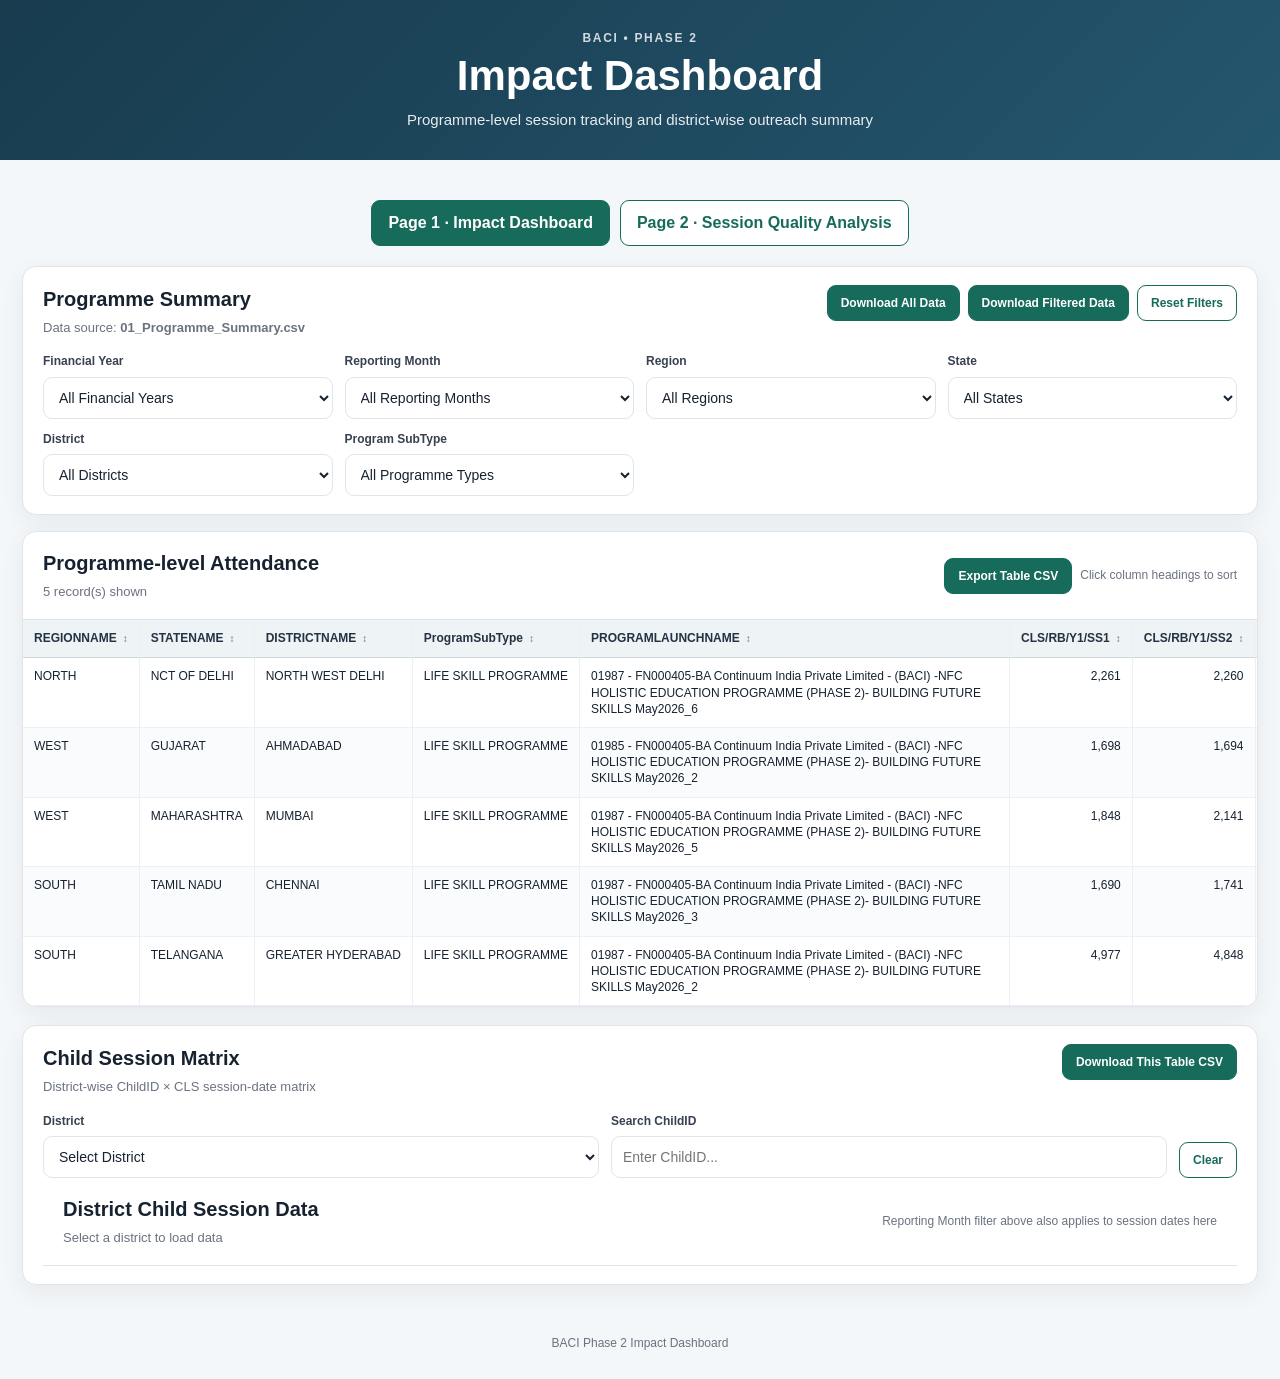
<file: index.html>
<!DOCTYPE html>
<html lang="en">
<head>
  <meta charset="UTF-8" />
  <meta name="viewport" content="width=device-width, initial-scale=1.0" />
  <title>BACI Phase 2 Impact Dashboard</title>
  <link rel="stylesheet" href="style.css" />

  <style>
    .child-section {
      margin-top: 18px;
    }

    .child-controls {
      display: grid;
      grid-template-columns: minmax(220px, 1fr) minmax(220px, 1fr) auto;
      gap: 12px;
      align-items: end;
      margin-top: 14px;
    }

    .child-controls label {
      display: flex;
      flex-direction: column;
      gap: 6px;
      font-size: 12px;
      font-weight: 800;
      color: #374151;
    }

    .child-controls input,
    .child-controls select {
      width: 100%;
      min-height: 42px;
      border: 1px solid #dfe5ea;
      border-radius: 9px;
      padding: 9px 11px;
      font-size: 14px;
      background: #fff;
    }

    .section-actions {
      display: flex;
      flex-wrap: wrap;
      gap: 8px;
      align-items: center;
    }

    th.sortable {
      cursor: pointer;
      user-select: none;
    }

    th.sortable:hover {
      background: #dfeaf0;
    }

    .sort-indicator {
      margin-left: 6px;
      font-size: 10px;
      opacity: .65;
    }

    @media (max-width: 760px) {
      .child-controls {
        grid-template-columns: 1fr;
      }
    }
  
    .page-nav {
      display: flex;
      justify-content: center;
      gap: 10px;
      flex-wrap: wrap;
      margin: 18px 0 20px;
    }

    .page-nav a {
      display: inline-block;
      padding: 10px 16px;
      border: 1px solid #176b5b;
      border-radius: 9px;
      color: #176b5b;
      background: #fff;
      text-decoration: none;
      font-weight: 800;
    }

    .page-nav a.active,
    .page-nav a:hover {
      background: #176b5b;
      color: #fff;
    }

  </style>
</head>

<body>
  <header class="topbar">
    <div class="topbar-inner">
      <p class="eyebrow">BACI • PHASE 2</p>
      <h1>Impact Dashboard</h1>
      <p class="subtitle">
        Programme-level session tracking and district-wise outreach summary
      </p>
    </div>
  </header>

  <main class="page">

    <nav class="page-nav" aria-label="Dashboard pages">
      <a href="index.html" class="active">Page 1 · Impact Dashboard</a>
      <a href="page2.html">Page 2 · Session Quality Analysis</a>
    </nav>


    <!-- PROGRAMME SUMMARY -->
    <section class="card filter-card">
      <div class="filter-header">
        <div>
          <h2>Programme Summary</h2>
          <p>
            Data source:
            <strong>01_Programme_Summary.csv</strong>
          </p>
        </div>

        <div class="header-actions">
          <button id="downloadAll" class="primary-btn" type="button">
            Download All Data
          </button>

          <button id="downloadFiltered" class="primary-btn" type="button">
            Download Filtered Data
          </button>

          <button id="resetFilters" class="secondary-btn" type="button">
            Reset Filters
          </button>
        </div>
      </div>

      <div class="filters">

        <label>
          <span>Financial Year</span>
          <select id="fyFilter">
            <option value="">All Financial Years</option>
          </select>
        </label>

        <label>
          <span>Reporting Month</span>
          <select id="monthFilter">
            <option value="">All Reporting Months</option>
          </select>
        </label>

        <label>
          <span>Region</span>
          <select id="regionFilter">
            <option value="">All Regions</option>
          </select>
        </label>

        <label>
          <span>State</span>
          <select id="stateFilter">
            <option value="">All States</option>
          </select>
        </label>

        <label>
          <span>District</span>
          <select id="districtFilter">
            <option value="">All Districts</option>
          </select>
        </label>

        <label>
          <span>Program SubType</span>
          <select id="programSubtypeFilter">
            <option value="">All Programme Types</option>
          </select>
        </label>
      </div>
    </section>

    <section class="card table-card">
      <div class="table-toolbar">
        <div>
          <h2>Programme-level Attendance</h2>
          <p id="tableStatus">Loading data...</p>
        </div>

        <div class="section-actions">
          <button id="exportProgrammeTable" class="primary-btn" type="button">
            Export Table CSV
          </button>

          <div class="table-hint">
            Click column headings to sort
          </div>
        </div>
      </div>

      <div id="messageBox" class="message-box hidden"></div>

      <div class="table-wrapper">
        <table id="programmeTable">
          <thead></thead>
          <tbody></tbody>
        </table>
      </div>
    </section>

    <!-- CHILD MATRIX -->
    <section class="card filter-card child-section">
      <div class="filter-header">
        <div>
          <h2>Child Session Matrix</h2>
          <p>
            District-wise ChildID × CLS session-date matrix
          </p>
        </div>

        <div class="header-actions">
          <button id="downloadChildMatrix" class="primary-btn" type="button">
            Download This Table CSV
          </button>
        </div>
      </div>

      <div class="child-controls">
        <label>
          <span>District</span>
          <select id="childDistrictFilter">
            <option value="">Select District</option>
            <option value="AHMADABAD">AHMADABAD</option>
            <option value="CHENNAI">CHENNAI</option>
            <option value="GREATER HYDERABAD">GREATER HYDERABAD</option>
            <option value="MUMBAI">MUMBAI</option>
            <option value="NORTH WEST DELHI">NORTH WEST DELHI</option>
          </select>
        </label>

        <label>
          <span>Search ChildID</span>
          <input
            id="childIdSearch"
            type="search"
            placeholder="Enter ChildID..."
            disabled
          />
        </label>

        <button id="clearChildSearch" class="secondary-btn" type="button">
          Clear
        </button>
      </div>

      <div class="table-toolbar">
        <div>
          <h2 id="childTableTitle">District Child Session Data</h2>
          <p id="childTableStatus">Select a district to load data</p>
        </div>

        <div class="table-hint">
          Reporting Month filter above also applies to session dates here
        </div>
      </div>

      <div id="childMessageBox" class="message-box hidden"></div>

      <div class="table-wrapper">
        <table id="childMatrixTable">
          <thead></thead>
          <tbody></tbody>
        </table>
      </div>
    </section>

  </main>

  <footer class="footer">
    BACI Phase 2 Impact Dashboard
  </footer>

  <script src="app.js"></script>
</body>
</html>
</file>
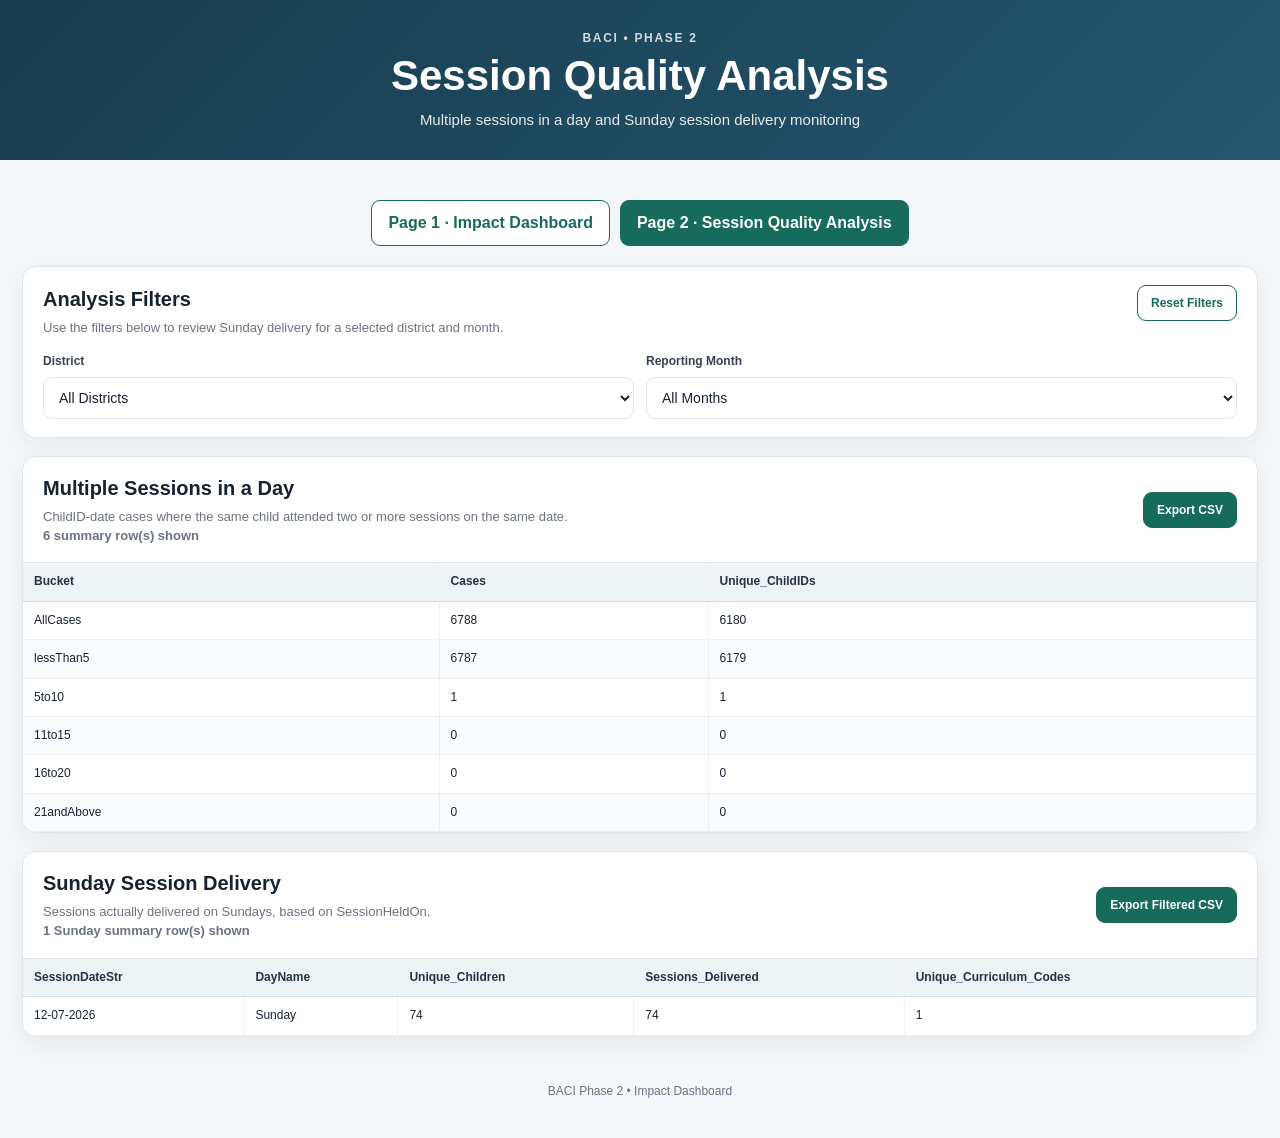
<file: page2.html>
<!DOCTYPE html>
<html lang="en">
<head>
  <meta charset="UTF-8" />
  <meta name="viewport" content="width=device-width, initial-scale=1.0" />
  <title>BACI Phase 2 · Session Quality Analysis</title>

  <link rel="stylesheet" href="style.css" />

  <style>
    .page-nav {
      display: flex;
      justify-content: center;
      gap: 10px;
      flex-wrap: wrap;
      margin: 18px 0 20px;
    }

    .page-nav a {
      display: inline-block;
      padding: 10px 16px;
      border: 1px solid #176b5b;
      border-radius: 9px;
      color: #176b5b;
      background: #fff;
      text-decoration: none;
      font-weight: 800;
    }

    .page-nav a.active,
    .page-nav a:hover {
      background: #176b5b;
      color: #fff;
    }

    .analysis-controls {
      display: grid;
      grid-template-columns: repeat(2, minmax(220px, 1fr));
      gap: 12px;
      margin-top: 14px;
    }

    .analysis-controls label {
      display: flex;
      flex-direction: column;
      gap: 6px;
      font-size: 12px;
      font-weight: 800;
      color: #374151;
    }

    .analysis-controls select {
      width: 100%;
      min-height: 42px;
      border: 1px solid #dfe5ea;
      border-radius: 9px;
      padding: 9px 11px;
      font-size: 14px;
      background: #fff;
    }

    .analysis-grid {
      display: grid;
      grid-template-columns: 1fr;
      gap: 18px;
      margin-top: 18px;
    }

    .analysis-note {
      font-size: 13px;
      color: #6b7280;
      margin-top: 4px;
    }

    .section-actions {
      display: flex;
      gap: 8px;
      flex-wrap: wrap;
      align-items: center;
    }

    .empty-cell {
      text-align: center;
      color: #6b7280;
      padding: 24px !important;
    }

    .summary-line {
      margin-top: 8px;
      font-size: 13px;
      font-weight: 700;
      color: #4b5563;
    }

    @media (max-width: 650px) {
      .analysis-controls {
        grid-template-columns: 1fr;
      }

      .page-nav a {
        width: 100%;
        text-align: center;
      }
    }
  </style>
</head>

<body>

  <header class="topbar">
    <div class="topbar-inner">
      <p class="eyebrow">BACI • PHASE 2</p>
      <h1>Session Quality Analysis</h1>
      <p class="subtitle">
        Multiple sessions in a day and Sunday session delivery monitoring
      </p>
    </div>
  </header>

  <main class="page">

    <nav class="page-nav" aria-label="Dashboard pages">
      <a href="index.html">Page 1 · Impact Dashboard</a>
      <a href="page2.html" class="active">Page 2 · Session Quality Analysis</a>
    </nav>

    <section class="card filter-card">

      <div class="filter-header">
        <div>
          <h2>Analysis Filters</h2>
          <p>
            Use the filters below to review Sunday delivery for a selected district and month.
          </p>
        </div>

        <div class="header-actions">
          <button
            id="resetAnalysisFilters"
            class="secondary-btn"
            type="button"
          >
            Reset Filters
          </button>
        </div>
      </div>

      <div class="analysis-controls">

        <label>
          <span>District</span>
          <select id="analysisDistrictFilter">
            <option value="">All Districts</option>
          </select>
        </label>

        <label>
          <span>Reporting Month</span>
          <select id="analysisMonthFilter">
            <option value="">All Months</option>
          </select>
        </label>

      </div>

    </section>

    <div class="analysis-grid">

      <section class="card table-card">

        <div class="table-toolbar">
          <div>
            <h2>Multiple Sessions in a Day</h2>
            <p class="analysis-note">
              ChildID-date cases where the same child attended two or more sessions on the same date.
            </p>
            <p id="multipleStatus" class="summary-line"></p>
          </div>

          <div class="section-actions">
            <button
              id="downloadMultipleSummary"
              class="primary-btn"
              type="button"
            >
              Export CSV
            </button>
          </div>
        </div>

        <div id="multipleMessage" class="message-box hidden"></div>

        <div class="table-wrapper">
          <table id="multipleSessionTable">
            <thead></thead>
            <tbody></tbody>
          </table>
        </div>

      </section>

      <section class="card table-card">

        <div class="table-toolbar">
          <div>
            <h2>Sunday Session Delivery</h2>
            <p class="analysis-note">
              Sessions actually delivered on Sundays, based on SessionHeldOn.
            </p>
            <p id="sundayStatus" class="summary-line"></p>
          </div>

          <div class="section-actions">
            <button
              id="downloadSundaySummary"
              class="primary-btn"
              type="button"
            >
              Export Filtered CSV
            </button>
          </div>
        </div>

        <div id="sundayMessage" class="message-box hidden"></div>

        <div class="table-wrapper">
          <table id="sundaySessionTable">
            <thead></thead>
            <tbody></tbody>
          </table>
        </div>

      </section>

    </div>

  </main>

  <footer class="footer">
    <p>BACI Phase 2 • Impact Dashboard</p>
  </footer>

  <script src="page2.js"></script>

</body>
</html>
</file>
<file: style.css>
* {
  box-sizing: border-box;
}

:root {
  --page-bg: #f4f7f9;
  --card-bg: #ffffff;
  --text: #172230;
  --muted: #6b7280;
  --border: #dfe5ea;
  --accent: #176b5b;
  --accent-dark: #0f5145;
  --accent-light: #e9f5f2;
  --header-bg: #183b4e;
  --header-bg-2: #24566e;
  --header-text: #ffffff;
  --shadow: 0 8px 24px rgba(22, 34, 51, 0.06);
}

html {
  scroll-behavior: smooth;
}

body {
  margin: 0;
  font-family: Inter, Arial, Helvetica, sans-serif;
  background: var(--page-bg);
  color: var(--text);
  line-height: 1.45;
}

.topbar {
  background: linear-gradient(135deg, var(--header-bg), var(--header-bg-2));
  color: var(--header-text);
}

.topbar-inner {
  max-width: 1600px;
  margin: 0 auto;
  padding: 30px 24px;
  text-align: center;
}

.eyebrow {
  margin: 0 0 6px;
  font-size: 12px;
  font-weight: 800;
  letter-spacing: 0.14em;
  opacity: 0.8;
}

.topbar h1 {
  margin: 0;
  font-size: clamp(28px, 3.4vw, 42px);
  line-height: 1.1;
}

.subtitle {
  margin: 9px auto 0;
  max-width: 820px;
  opacity: 0.9;
  font-size: 15px;
}

.page {
  max-width: 1700px;
  margin: 0 auto;
  padding: 22px;
}

.card {
  background: var(--card-bg);
  border: 1px solid var(--border);
  border-radius: 14px;
  box-shadow: var(--shadow);
}

.filter-card {
  padding: 18px 20px;
  margin-bottom: 16px;
}

.filter-header {
  display: flex;
  justify-content: space-between;
  align-items: flex-start;
  gap: 18px;
  margin-bottom: 16px;
}

.filter-header h2,
.table-toolbar h2 {
  margin: 0 0 5px;
  font-size: 20px;
}

.filter-header p,
.table-toolbar p {
  margin: 0;
  color: var(--muted);
  font-size: 13px;
}

.header-actions {
  display: flex;
  flex-wrap: wrap;
  justify-content: flex-end;
  gap: 8px;
}

.primary-btn,
.secondary-btn {
  border-radius: 9px;
  padding: 10px 13px;
  font-size: 12px;
  font-weight: 800;
  cursor: pointer;
  transition: 0.2s ease;
  white-space: nowrap;
}

.primary-btn {
  border: 1px solid var(--accent);
  background: var(--accent);
  color: #fff;
}

.primary-btn:hover {
  background: var(--accent-dark);
}

.secondary-btn {
  border: 1px solid var(--accent);
  background: #fff;
  color: var(--accent);
}

.secondary-btn:hover {
  background: var(--accent-light);
}

.filters {
  display: grid;
  grid-template-columns: repeat(4, minmax(160px, 1fr));
  gap: 12px;
}

.filters label {
  display: flex;
  flex-direction: column;
  gap: 6px;
}

.filters label span {
  font-size: 12px;
  font-weight: 800;
  color: #374151;
}

select {
  width: 100%;
  min-height: 42px;
  border: 1px solid var(--border);
  border-radius: 9px;
  padding: 9px 11px;
  font-size: 14px;
  background: #fff;
  color: var(--text);
}

select:focus {
  outline: 3px solid rgba(23, 107, 91, 0.12);
  border-color: var(--accent);
}

.table-card {
  overflow: hidden;
}

.table-toolbar {
  display: flex;
  justify-content: space-between;
  align-items: center;
  gap: 16px;
  padding: 17px 20px;
  border-bottom: 1px solid var(--border);
}

.table-hint {
  color: var(--muted);
  font-size: 12px;
  text-align: right;
}

.table-wrapper {
  width: 100%;
  overflow: auto;
  max-height: 72vh;
  -webkit-overflow-scrolling: touch;
}

table {
  border-collapse: separate;
  border-spacing: 0;
  width: max-content;
  min-width: 100%;
  font-size: 12px;
}

thead th {
  position: sticky;
  top: 0;
  z-index: 3;
  background: #eef3f6;
  color: #243244;
  text-align: left;
  font-weight: 800;
  white-space: nowrap;
  border-bottom: 1px solid #cfd8df;
}

th,
td {
  padding: 10px 11px;
  border-right: 1px solid #edf0f3;
  border-bottom: 1px solid #edf0f3;
  vertical-align: top;
}

tbody tr:nth-child(even) {
  background: #fafbfc;
}

tbody tr:hover {
  background: #f1f8f6;
}

td.numeric {
  text-align: right;
  font-variant-numeric: tabular-nums;
  white-space: nowrap;
}

td.long-text {
  min-width: 340px;
  max-width: 430px;
  white-space: normal;
  line-height: 1.35;
}

.message-box {
  margin: 16px 20px 0;
  padding: 14px;
  border-radius: 10px;
  font-size: 13px;
}

.message-box.info {
  background: #eef6ff;
  border: 1px solid #cfe5ff;
  color: #244b72;
}

.message-box.error {
  background: #fff2f2;
  border: 1px solid #f2caca;
  color: #8e1f1f;
}

.hidden {
  display: none;
}

.footer {
  text-align: center;
  color: var(--muted);
  font-size: 12px;
  padding: 12px 20px 26px;
}

@media (max-width: 1100px) {
  .filter-header {
    flex-direction: column;
  }

  .header-actions {
    justify-content: flex-start;
  }

  .filters {
    grid-template-columns: repeat(2, minmax(160px, 1fr));
  }
}

@media (max-width: 700px) {
  .topbar-inner {
    padding: 24px 16px;
  }

  .page {
    padding: 12px;
  }

  .filters {
    grid-template-columns: 1fr;
  }

  .header-actions {
    width: 100%;
    display: grid;
    grid-template-columns: 1fr;
  }

  .primary-btn,
  .secondary-btn {
    width: 100%;
  }

  .table-toolbar {
    flex-direction: column;
    align-items: stretch;
  }

  .table-hint {
    text-align: left;
  }

  td.long-text {
    min-width: 280px;
    max-width: 320px;
  }
}
</file>
